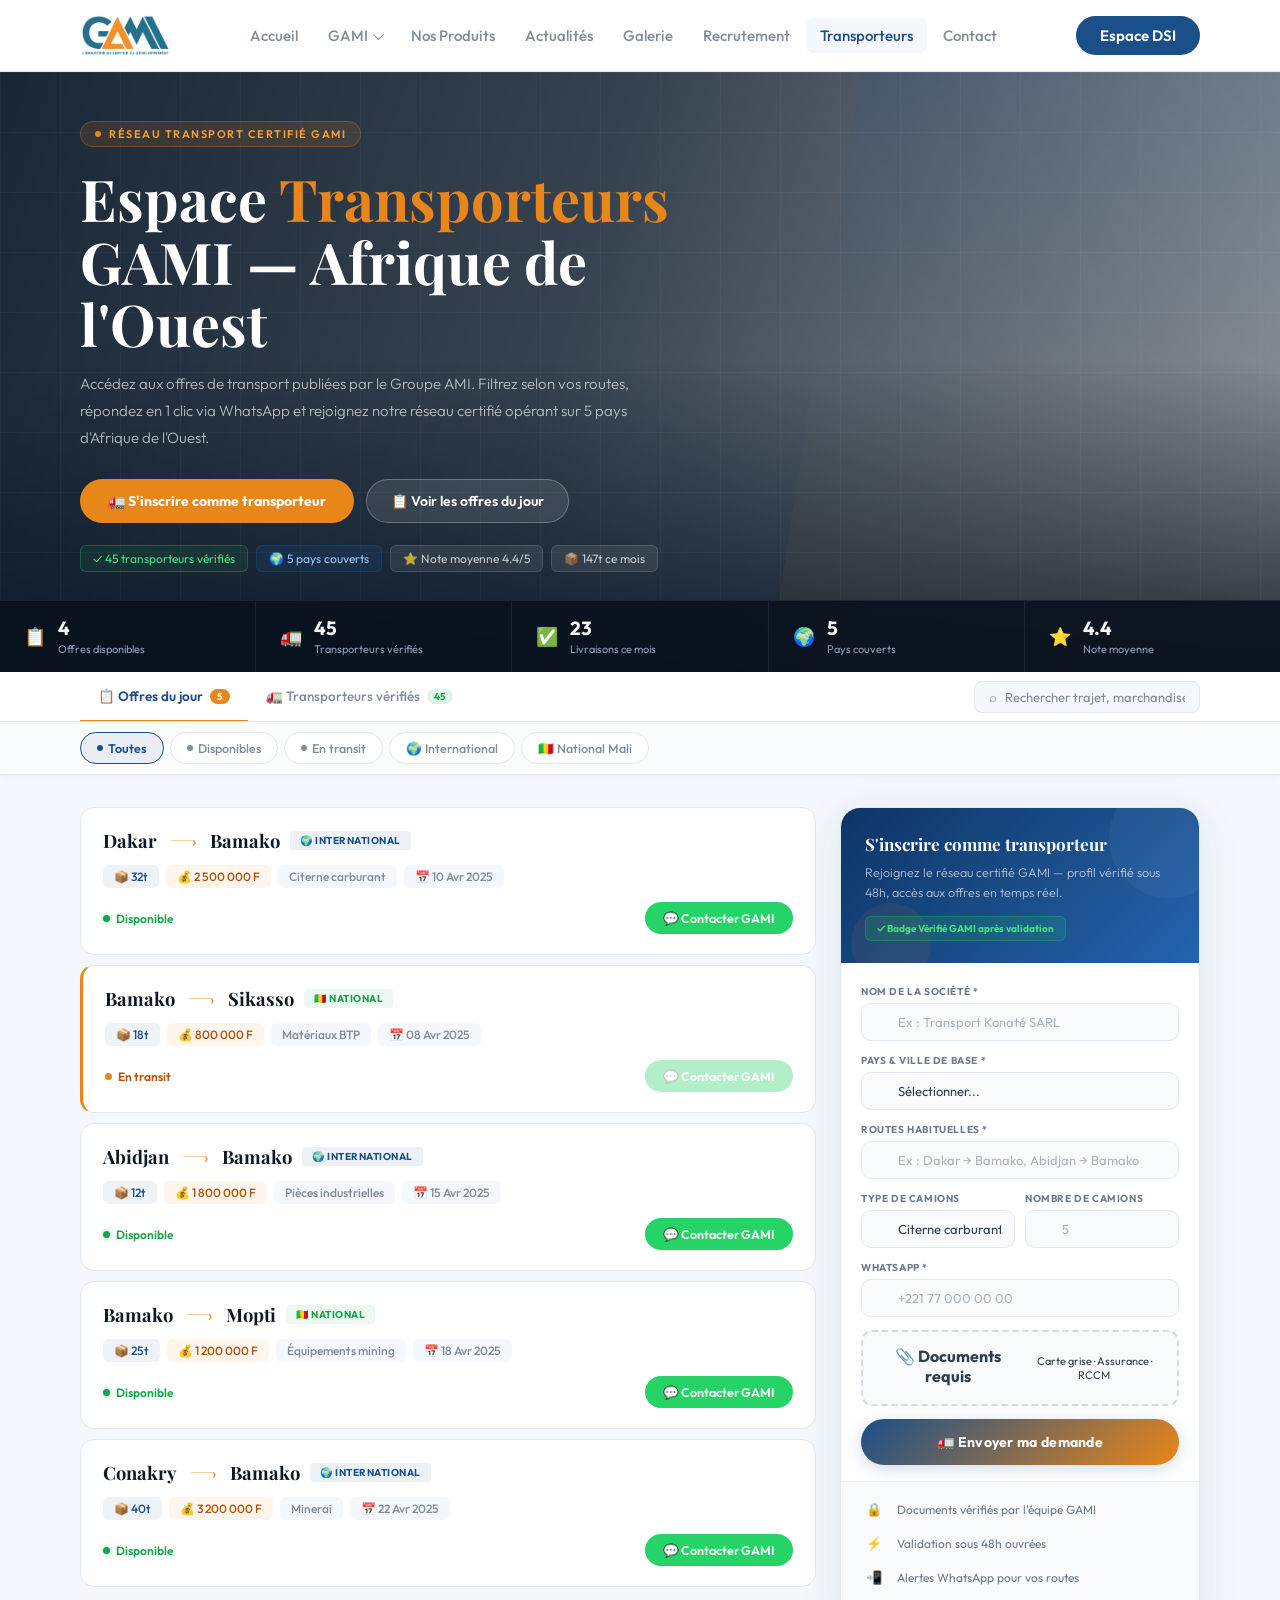
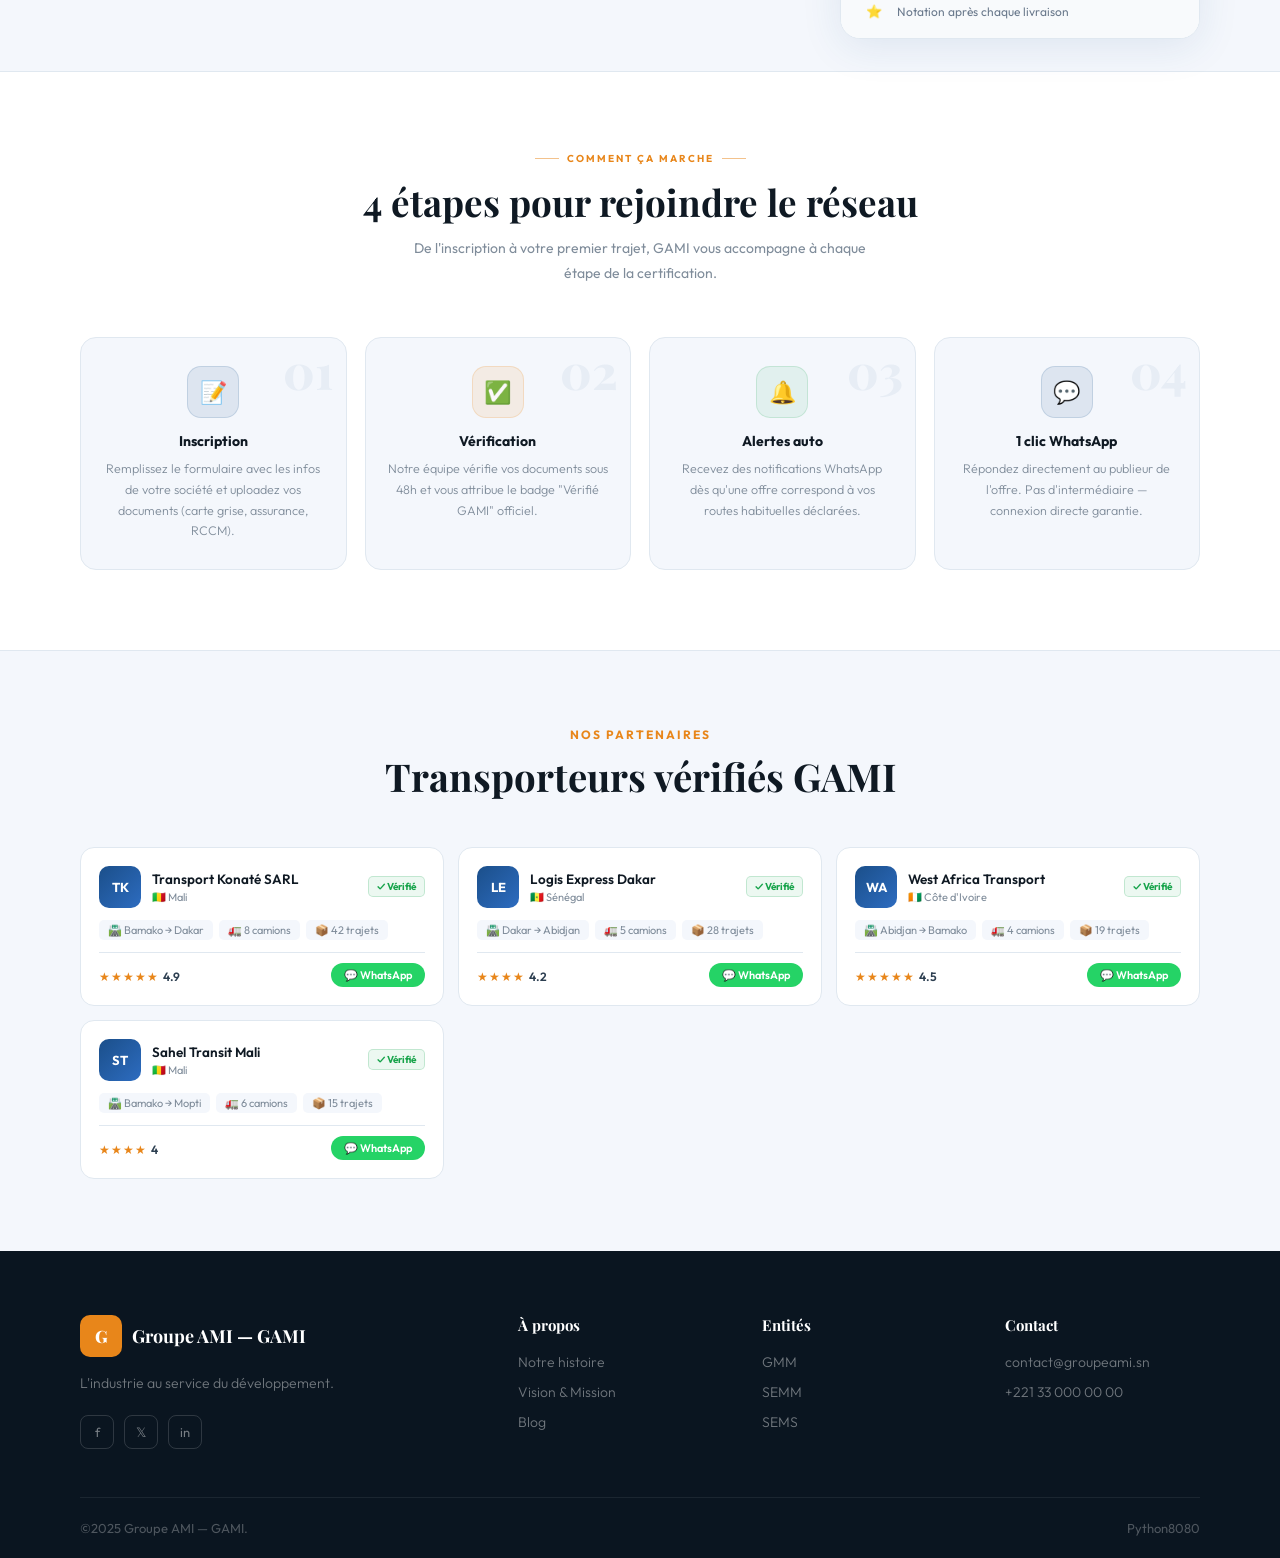
<file: transporteurs.html>
<!DOCTYPE html>
<html lang="fr">
<head>
<meta charset="UTF-8"/>
<meta name="viewport" content="width=device-width,initial-scale=1.0"/>
<title>GAMI — Espace Transporteurs</title>
<link href="https://fonts.googleapis.com/css2?family=Playfair+Display:wght@700;800&family=Outfit:wght@300;400;500;600;700&display=swap" rel="stylesheet"/>
<link rel="stylesheet" href="shared.css"/>
<style>
/* ══ HERO ══ */
.hero{position:relative;z-index:150;height:600px;overflow:hidden;margin-top:72px;}
.hero-bg{position:absolute;inset:0;background:url('https://plus.unsplash.com/premium_photo-1661963219843-f1a50a6cfcd3?q=80&w=1170&auto=format&fit=crop&ixlib=rb-4.1.0&ixid=M3wxMjA3fDB8MHxwaG90by1wYWdlfHx8fGVufDB8fHx8fA%3D%3D') center/cover no-repeat;transform:scale(1.06);transition:transform 9s ease;}
.hero:hover .hero-bg{transform:scale(1)}
.hero-ov1{position:absolute;inset:0;background:linear-gradient(108deg,rgba(11,25,41,.94) 0%,rgba(11,25,41,.82) 44%,rgba(11,25,41,.45) 100%);}
.hero-ov2{position:absolute;inset:0;background:linear-gradient(to top,rgba(11,25,41,.92) 0%,transparent 52%);}
.hero-geo{position:absolute;right:0;top:0;bottom:0;width:40%;background:linear-gradient(180deg,rgba(27,79,138,.12) 0%,rgba(232,134,26,.06) 100%);clip-path:polygon(18% 0,100% 0,100% 100%,0 100%);pointer-events:none;}
.hero-grid{position:absolute;inset:0;background-image:linear-gradient(rgba(255,255,255,.03) 1px,transparent 1px),linear-gradient(90deg,rgba(255,255,255,.03) 1px,transparent 1px);background-size:60px 60px;pointer-events:none;}
.hero-inner{position:relative;height:100%;display:flex;flex-direction:column;justify-content:flex-end;padding:0 80px 100px;max-width:820px;}
.hero-eyebrow{display:inline-flex;align-items:center;gap:8px;background:rgba(232,134,26,.12);border:1px solid rgba(232,134,26,.3);border-radius:20px;padding:5px 14px;font-size:11px;font-weight:600;letter-spacing:1.5px;color:#f5a030;text-transform:uppercase;margin-bottom:20px;width:fit-content;}
.hero-eyebrow-dot{width:6px;height:6px;background:#E8861A;border-radius:50%;animation:pulse 2s infinite}
@keyframes pulse{0%,100%{opacity:1}50%{opacity:.2}}
.hero h1{font-family:'Playfair Display',serif;font-size:clamp(2.2rem,4.5vw,3.8rem);color:#fff;line-height:1.08;margin-bottom:16px;}
.hero h1 em{color:#E8861A;font-style:normal}
.hero-desc{font-size:15px;color:rgba(255,255,255,.65);line-height:1.8;max-width:560px;margin-bottom:28px;font-weight:300;}
.hero-btns{display:flex;gap:12px;flex-wrap:wrap;align-items:center;margin-bottom:22px}
.hbtn-primary{display:inline-flex;align-items:center;gap:8px;background:#E8861A;color:#fff;border:none;padding:13px 28px;border-radius:50px;font-size:14px;font-weight:700;cursor:pointer;transition:.2s;font-family:'Outfit',sans-serif;}
.hbtn-primary:hover{background:#F5A030;transform:translateY(-1px);box-shadow:0 8px 28px rgba(232,134,26,.35)}
.hbtn-ghost{display:inline-flex;align-items:center;gap:8px;background:rgba(255,255,255,.1);color:#fff;border:1.5px solid rgba(255,255,255,.25);padding:12px 24px;border-radius:50px;font-size:14px;font-weight:600;cursor:pointer;transition:.2s;font-family:'Outfit',sans-serif;}
.hbtn-ghost:hover{background:rgba(255,255,255,.18)}
.hero-badges{display:flex;gap:8px;flex-wrap:wrap}
.hbadge{display:inline-flex;align-items:center;gap:6px;background:rgba(255,255,255,.08);border:1px solid rgba(255,255,255,.13);border-radius:6px;padding:5px 12px;font-size:12px;color:rgba(255,255,255,.72);}
.hbadge.green{border-color:rgba(34,197,94,.3);background:rgba(34,197,94,.09);color:#4ade80}
.hbadge.blue{border-color:rgba(27,79,138,.45);background:rgba(27,79,138,.2);color:#93c5fd}
.hero-stats{position:absolute;bottom:0;left:0;right:0;background:rgba(9,18,31,.9);backdrop-filter:blur(20px);border-top:1px solid rgba(255,255,255,.08);display:flex;}
.hs{flex:1;padding:16px 24px;border-right:1px solid rgba(255,255,255,.07);display:flex;align-items:center;gap:12px}
.hs:last-child{border-right:none}
.hs-ic{font-size:18px}
.hs-v{font-size:19px;font-weight:700;color:#fff;line-height:1.2}
.hs-l{font-size:11px;color:#8b9eb8;margin-top:2px}

/* ══ TABS ══ */
.tabs-bar-outer{background:#fff;border-bottom:1px solid var(--border);position:sticky;top:72px;z-index:100;box-shadow:0 2px 8px rgba(0,0,0,.04);transition:transform .3s ease;}
.tabs-bar{display:flex;align-items:center;gap:0;padding:0 80px;overflow-x:auto;scrollbar-width:none}
.tabs-bar::-webkit-scrollbar{display:none}
.tab{display:flex;align-items:center;gap:7px;padding:15px 18px;font-size:13.5px;font-weight:500;color:var(--muted);cursor:pointer;transition:.15s;border-bottom:2px solid transparent;margin-bottom:-1px;background:none;border-top:none;border-left:none;border-right:none;font-family:'Outfit',sans-serif;}
.tab:hover{color:var(--text)}
.tab.active{color:var(--blue);border-bottom-color:var(--orange);font-weight:600}
.tab-badge{font-size:10px;font-weight:700;padding:1px 7px;border-radius:10px;background:rgba(27,79,138,.12);color:var(--blue);}
.tab.active .tab-badge{background:var(--orange);color:#fff}
.tab-spacer{flex:1}
.tab-searchbox{display:flex;align-items:center;gap:8px;background:var(--light);border:1.5px solid var(--border);border-radius:8px;padding:7px 14px;margin:8px 0;transition:.15s;}
.tab-searchbox:focus-within{border-color:var(--blue)}
.tab-searchbox input{background:none;border:none;outline:none;font-size:13px;color:var(--text);width:180px;font-family:'Outfit',sans-serif;}
.tab-searchbox input::placeholder{color:var(--muted)}

/* ══ LAYOUT ══ */
.page-wrap{display:grid;grid-template-columns:1fr 360px;gap:24px;padding:32px 80px;max-width:1440px;margin:0 auto;align-items:start;background:var(--light);}

/* ══ CHIPS ══ */
.chips-bar{display:flex;gap:6px;padding:10px 80px;border-top:1px solid var(--border);overflow-x:auto;scrollbar-width:none;background:#fafbfc;transition:max-height .28s ease,padding .28s ease,opacity .22s ease,border-color .22s ease;}
.chips-bar::-webkit-scrollbar{display:none}
.chips-toggle{display:none}
.chips{display:flex;gap:6px;flex-wrap:wrap;margin-bottom:16px}
.chip{display:inline-flex;align-items:center;gap:5px;padding:7px 16px;border-radius:20px;font-size:12.5px;font-weight:500;cursor:pointer;transition:.15s;border:1.5px solid var(--border);color:var(--muted);background:#fff;font-family:'Outfit',sans-serif;}
.chip:hover{border-color:var(--blue);color:var(--blue)}
.chip.active{background:rgba(27,79,138,.07);border-color:var(--blue);color:var(--blue);font-weight:600}
.chip.green.active{background:rgba(22,163,74,.07);border-color:rgba(22,163,74,.35);color:#16a34a}
.chip.orange.active{background:rgba(232,134,26,.08);border-color:rgba(232,134,26,.35);color:#b45309}
.chip-dot{width:6px;height:6px;border-radius:50%;background:currentColor;flex-shrink:0}

/* ══ OFFER CARDS ══ */
.offers-list{display:flex;flex-direction:column;gap:10px}
.offer-card{background:#fff;border:1.5px solid var(--border);border-radius:14px;padding:20px 22px;cursor:pointer;transition:.22s;position:relative;overflow:hidden;}
.offer-card::before{content:'';position:absolute;top:0;left:0;right:0;height:3px;opacity:0;transition:.2s;background:linear-gradient(90deg,var(--blue),var(--blue2))}
.offer-card:hover{border-color:var(--blue2);transform:translateY(-2px);box-shadow:0 10px 32px rgba(27,79,138,.09)}
.offer-card:hover::before{opacity:1}
.offer-card.open:hover::before{background:linear-gradient(90deg,#16a34a,#22c55e)}
.offer-card.transit{border-left:3px solid var(--orange)}
.oc-route{display:flex;align-items:center;gap:10px;margin-bottom:12px;flex-wrap:wrap}
.oc-city{font-family:'Playfair Display',serif;font-size:1.15rem;font-weight:700;color:var(--dark)}
.oc-arr{display:flex;align-items:center;color:var(--orange);padding:0 4px}
.oc-arr-dash{width:24px;height:1px;background:rgba(232,134,26,.4)}
.oc-arr-head{font-size:16px;margin-left:-3px}
.oc-type{font-size:10px;font-weight:700;padding:3px 10px;border-radius:4px;letter-spacing:.5px;text-transform:uppercase}
.oc-type.int{background:rgba(27,79,138,.08);color:var(--blue)}
.oc-type.nat{background:rgba(22,163,74,.08);color:#16a34a}
.oc-tags{display:flex;gap:7px;flex-wrap:wrap;margin-bottom:14px}
.oc-tag{font-size:12px;padding:4px 11px;border-radius:6px;font-weight:500;display:flex;align-items:center;gap:4px}
.oc-tag.ton{background:rgba(27,79,138,.07);color:var(--blue)}
.oc-tag.bdg{background:rgba(232,134,26,.08);color:#b45309}
.oc-tag.mrc{background:var(--light);color:var(--muted)}
.oc-tag.dat{background:var(--light);color:var(--muted)}
.oc-foot{display:flex;align-items:center;justify-content:space-between;flex-wrap:wrap;gap:8px}
.oc-status{display:inline-flex;align-items:center;gap:6px;font-size:12px;font-weight:600}
.sdot{width:7px;height:7px;border-radius:50%;flex-shrink:0}
.st-open{color:#16a34a}.st-open .sdot{background:#16a34a;box-shadow:0 0 6px rgba(22,163,74,.4)}
.st-transit{color:#b45309}.st-transit .sdot{background:#E8861A}
.st-done{color:var(--muted)}.st-done .sdot{background:var(--muted)}
.wa-btn{display:inline-flex;align-items:center;gap:7px;background:#25D366;color:#fff;border:none;padding:8px 18px;border-radius:50px;font-size:12.5px;font-weight:600;cursor:pointer;transition:.15s;font-family:'Outfit',sans-serif;}
.wa-btn:hover{background:#20b95a;transform:translateY(-1px);box-shadow:0 6px 18px rgba(37,211,102,.2)}
.wa-btn:disabled{opacity:.35;cursor:not-allowed;transform:none;box-shadow:none}
.empty{text-align:center;padding:56px 24px;background:#fff;border:1.5px solid var(--border);border-radius:14px}
.empty-ic{font-size:44px;margin-bottom:12px;opacity:.4}
.empty-t{font-size:15px;font-weight:600;color:var(--dark);margin-bottom:6px}
.empty-s{font-size:13px;color:var(--muted)}

/* ══ HEATMAP ══ */
.hm-card{background:#fff;border:1.5px solid var(--border);border-radius:14px;padding:22px;margin-bottom:14px}
.hm-hdr{display:flex;align-items:center;justify-content:space-between;margin-bottom:14px;flex-wrap:wrap;gap:8px}
.hm-title{font-size:14px;font-weight:600;color:var(--dark)}
.hm-legend{display:flex;gap:14px;flex-wrap:wrap}
.hm-leg{display:flex;align-items:center;gap:5px;font-size:11px;color:var(--muted)}
.hm-leg-d{width:8px;height:8px;border-radius:50%}
.hm-grid{display:flex;flex-direction:column;gap:5px}
.hm-row{display:flex;align-items:center;gap:5px}
.hm-rl{width:96px;font-size:11px;color:var(--muted);text-align:right;padding-right:8px;flex-shrink:0;overflow:hidden;text-overflow:ellipsis;white-space:nowrap}
.hm-cells{display:flex;gap:5px;flex:1}
.hm-cell{flex:1;height:38px;border-radius:8px;display:flex;align-items:center;justify-content:center;font-size:11px;font-weight:700;cursor:pointer;transition:.15s;position:relative;min-width:40px;border:1px solid transparent;}
.hm-cell:hover{transform:scale(1.1);z-index:2}
.hm-cell.low{background:rgba(22,163,74,.1);color:#16a34a;border-color:rgba(22,163,74,.15)}
.hm-cell.med{background:rgba(245,158,11,.09);color:#b45309;border-color:rgba(245,158,11,.15)}
.hm-cell.hi{background:rgba(232,134,26,.1);color:#c2620d;border-color:rgba(232,134,26,.15)}
.hm-cell.over{background:rgba(239,68,68,.09);color:#dc2626;border-color:rgba(239,68,68,.15)}
.hm-tip{position:absolute;bottom:calc(100%+6px);left:50%;transform:translateX(-50%);background:var(--dark);border:1px solid rgba(255,255,255,.1);color:#fff;font-size:11px;padding:5px 10px;border-radius:6px;white-space:nowrap;pointer-events:none;opacity:0;transition:.15s;z-index:100;}
.hm-cell:hover .hm-tip{opacity:1}
.hm-week-lbl{flex:1;text-align:center;font-size:10px;color:var(--muted);font-weight:500;min-width:40px;padding-bottom:4px}

/* ══ SIDEBAR FORM ══ */
.reg-card{background:#fff;border:1.5px solid var(--border);border-radius:20px;overflow:hidden;position:sticky;top:180px;z-index:10;box-shadow:0 8px 40px rgba(27,79,138,.10);}
.reg-hdr{padding:26px 24px 22px;background:linear-gradient(135deg,#0d3468 0%,#1B4F8A 55%,#2563b0 100%);position:relative;overflow:hidden;}
.reg-hdr::before{content:'';position:absolute;top:-30px;right:-30px;width:120px;height:120px;border-radius:50%;background:rgba(255,255,255,.04);}
.reg-hdr::after{content:'';position:absolute;bottom:-20px;left:10px;width:80px;height:80px;border-radius:50%;background:rgba(232,134,26,.08);}
.reg-hdr-eyebrow{display:inline-flex;align-items:center;gap:6px;background:rgba(232,134,26,.18);border:1px solid rgba(232,134,26,.35);border-radius:20px;padding:3px 11px;font-size:9.5px;font-weight:700;letter-spacing:1.2px;color:#f5a030;text-transform:uppercase;margin-bottom:12px;}
.reg-hdr-title{font-size:17px;font-weight:700;color:#fff;margin-bottom:7px;font-family:'Playfair Display',serif;line-height:1.25}
.reg-hdr-sub{font-size:12.5px;color:rgba(255,255,255,.68);line-height:1.6;font-weight:300}
.reg-verified-badge{display:inline-flex;align-items:center;gap:6px;background:rgba(34,197,94,.15);border:1px solid rgba(34,197,94,.3);border-radius:6px;padding:5px 11px;font-size:10px;font-weight:700;color:#4ade80;margin-top:14px;position:relative;z-index:1;}
.reg-body{padding:22px 20px 16px;display:flex;flex-direction:column;gap:13px}
.rg{display:flex;flex-direction:column;gap:5px}
.rg label{font-size:10px;font-weight:700;color:#6b7a8d;letter-spacing:.6px;text-transform:uppercase;font-family:'Outfit',sans-serif;display:flex;align-items:center;gap:5px}
.rg label span.req{color:#E8861A}
.rg-wrap{position:relative}
.rg-icon{position:absolute;left:11px;top:50%;transform:translateY(-50%);font-size:14px;pointer-events:none;opacity:.55}
.rg input,.rg select{width:100%;box-sizing:border-box;background:#f8fafc;border:1.5px solid #e2e8f0;border-radius:10px;padding:10px 13px 10px 36px;font-size:13px;color:var(--text);transition:.18s;font-family:'Outfit',sans-serif;appearance:none;-webkit-appearance:none;}
.rg input.no-icon,.rg select.no-icon{padding-left:13px}
.rg input:focus,.rg select:focus{outline:none;border-color:var(--blue);box-shadow:0 0 0 3px rgba(27,79,138,.09);background:#fff}
.rg input::placeholder{color:#aab4c0}
.rg-row{display:grid;grid-template-columns:1fr 1fr;gap:10px}
.rg-divider{height:1px;background:linear-gradient(90deg,transparent,#e2e8f0,transparent);margin:2px 0}
.file-drop-area{border:2px dashed #d0dae8;border-radius:11px;padding:14px 16px;text-align:center;cursor:pointer;transition:.18s;background:#f8fafc;display:flex;align-items:center;justify-content:center;gap:10px;}
.file-drop-area:hover{border-color:var(--blue);background:rgba(27,79,138,.04)}
.fda-ic{font-size:22px;flex-shrink:0}
.fda-text{text-align:left}
.fda-text strong{font-size:12.5px;font-weight:700;color:var(--dark);display:block;margin-bottom:2px}
.fda-text span{font-size:11px;color:#8b9eb8}
.fda-tags{display:flex;gap:5px;margin-top:5px;flex-wrap:wrap}
.fda-tag{background:rgba(232,134,26,.1);color:#c2620d;border:1px solid rgba(232,134,26,.2);border-radius:4px;padding:2px 7px;font-size:10px;font-weight:600}
.submit-reg-btn{width:100%;background:linear-gradient(135deg,#1B4F8A 0%,#E8861A 100%);color:#fff;border:none;padding:14px;border-radius:50px;font-size:14px;font-weight:700;cursor:pointer;transition:.22s;display:flex;align-items:center;justify-content:center;gap:9px;font-family:'Outfit',sans-serif;letter-spacing:.3px;box-shadow:0 4px 18px rgba(27,79,138,.2);}
.submit-reg-btn:hover{background:linear-gradient(135deg,#E8861A 0%,#f5a030 100%);transform:translateY(-2px);box-shadow:0 10px 28px rgba(232,134,26,.3)}
.trust-list{padding:14px 20px;border-top:1px solid #eef0f5;display:flex;flex-direction:column;gap:8px;background:#f8fafc}
.trust-row{display:flex;align-items:center;gap:10px;font-size:12px;color:#6b7a8d}
.trust-ic{width:26px;height:26px;border-radius:7px;display:flex;align-items:center;justify-content:center;font-size:13px;flex-shrink:0}
.trust-ic.lock{background:rgba(27,79,138,.09)}
.trust-ic.bolt{background:rgba(34,197,94,.1)}
.trust-ic.phone{background:rgba(37,211,102,.1)}
.trust-ic.star{background:rgba(232,134,26,.1)}

/* ══ HOW IT WORKS ══ */
.hiw{padding:80px;background:#fff;border-top:1px solid var(--border)}
.hiw-hdr{text-align:center;margin-bottom:52px}
.hiw-tag{font-size:10px;font-weight:700;letter-spacing:2px;text-transform:uppercase;color:var(--orange);display:flex;align-items:center;justify-content:center;gap:8px;margin-bottom:12px;}
.hiw-tag::before,.hiw-tag::after{content:'';width:24px;height:1px;background:var(--orange);opacity:.5}
.hiw-h{font-family:'Playfair Display',serif;font-size:clamp(1.6rem,3vw,2.3rem);color:var(--dark);margin-bottom:10px}
.hiw-s{font-size:14px;color:var(--muted);max-width:460px;margin:0 auto;line-height:1.75}
.hiw-grid{display:grid;grid-template-columns:repeat(4,1fr);gap:18px;max-width:1280px;margin:0 auto}
.hiw-step{background:var(--light);border:1.5px solid var(--border);border-radius:16px;padding:28px 22px;text-align:center;transition:.22s;position:relative;overflow:hidden;}
.hiw-step:hover{border-color:var(--blue);transform:translateY(-4px);box-shadow:0 12px 32px rgba(27,79,138,.08)}
.hiw-n{font-family:'Playfair Display',serif;font-size:3rem;font-weight:800;color:rgba(27,79,138,.06);line-height:1;position:absolute;top:8px;right:12px;}
.hiw-ic{width:52px;height:52px;border-radius:14px;display:flex;align-items:center;justify-content:center;font-size:22px;margin:0 auto 14px;}
.hiw-ic.b{background:rgba(27,79,138,.1);border:1.5px solid rgba(27,79,138,.15)}
.hiw-ic.o{background:rgba(232,134,26,.1);border:1.5px solid rgba(232,134,26,.18)}
.hiw-ic.g{background:rgba(22,163,74,.08);border:1.5px solid rgba(22,163,74,.15)}
.hiw-step h3{font-size:14px;font-weight:700;color:var(--dark);margin-bottom:8px;font-family:'Outfit',sans-serif}
.hiw-step p{font-size:12.5px;color:var(--muted);line-height:1.65;font-weight:300}

/* ══ TRANSPORTEURS SECTION ══ */
.vtrans-section{padding:72px 80px;background:var(--light);border-top:1px solid var(--border)}
.vsec-label{font-size:11px;font-weight:700;letter-spacing:1px;text-transform:uppercase;color:var(--muted);margin-bottom:24px;display:flex;align-items:center;gap:8px;}
.vsec-label::after{content:'';flex:1;height:1px;background:var(--border)}
.vtrans-grid{display:grid;grid-template-columns:repeat(auto-fill,minmax(280px,1fr));gap:14px}
.vtcard{background:#fff;border:1.5px solid var(--border);border-radius:14px;padding:18px;transition:.22s;cursor:pointer;display:flex;flex-direction:column;gap:12px;}
.vtcard:hover{border-color:var(--blue2);transform:translateY(-3px);box-shadow:0 12px 32px rgba(27,79,138,.08)}
.vtc-top{display:flex;align-items:center;gap:11px}
.vtc-av{width:42px;height:42px;border-radius:10px;flex-shrink:0;background:linear-gradient(135deg,var(--blue),var(--blue2));display:flex;align-items:center;justify-content:center;font-weight:700;font-size:13px;color:#fff;}
.vtc-name{font-size:13.5px;font-weight:600;color:var(--dark)}
.vtc-loc{font-size:11px;color:var(--muted);margin-top:2px}
.vtc-vbadge{margin-left:auto;flex-shrink:0;background:rgba(22,163,74,.08);border:1px solid rgba(22,163,74,.2);border-radius:5px;padding:3px 8px;font-size:10px;font-weight:700;color:#16a34a;}
.vtc-tags{display:flex;gap:6px;flex-wrap:wrap}
.vtc-tag{font-size:11px;padding:3px 9px;border-radius:5px;background:var(--light);color:var(--muted)}
.vtc-footer{display:flex;align-items:center;justify-content:space-between;padding-top:10px;border-top:1px solid var(--border)}
.vtc-stars{color:var(--orange);font-size:12px;letter-spacing:1px}
.vtc-rating{font-size:12px;font-weight:600;color:var(--text);margin-left:4px}
.vtc-wa{background:#25D366;color:#fff;border:none;padding:5px 13px;border-radius:20px;font-size:11px;font-weight:600;cursor:pointer;transition:.15s;font-family:'Outfit',sans-serif;}
.vtc-wa:hover{background:#20b95a;transform:translateY(-1px)}

/* ══ TOAST ══ */
.toast-wrap{position:fixed;bottom:24px;right:24px;z-index:999;display:flex;flex-direction:column;gap:8px}
.t-toast{display:flex;align-items:center;gap:10px;background:#fff;border:1.5px solid var(--border);border-radius:12px;padding:12px 18px;font-size:13px;font-weight:500;color:var(--text);box-shadow:0 8px 32px rgba(0,0,0,.12);animation:tIn .25s ease;min-width:240px;max-width:340px;border-left:3px solid var(--blue);font-family:'Outfit',sans-serif;}
.t-toast.success{border-left-color:#16a34a}
.t-toast.warning{border-left-color:var(--orange)}
.t-toast.error{border-left-color:#dc2626}
@keyframes tIn{from{opacity:0;transform:translateX(20px)}to{opacity:1;transform:translateX(0)}}
.toast-icon{font-size:16px;flex-shrink:0}

@media(max-width:1100px){.page-wrap{grid-template-columns:1fr}.reg-card{position:relative;top:auto}}
@media(max-width:768px){.hero-inner,.hiw,.vtrans-section{padding-left:24px;padding-right:24px}.page-wrap{padding:16px 20px}.tabs-bar{padding:0 12px}.chips-bar{padding:8px 12px}.hiw-grid{grid-template-columns:1fr 1fr}.hs{padding:12px 14px}}
@media(max-width:480px){.hiw-grid{grid-template-columns:1fr}}

/* ── TRANSPORTEURS RESPONSIVE ── */
@media(max-width:1100px){
  .page-wrap{grid-template-columns:1fr !important;padding:24px 32px}
  .reg-card{position:relative;top:auto}
}
@media(max-width:900px){

  .tabs-bar{padding:0 16px !important}
  .tabs-bar .tab{white-space:nowrap}
  .hero-inner{padding:0 24px 88px !important}
  .hero-stats .hs{padding:12px 16px}
  .page-wrap{padding:16px 20px !important}
  .hiw{padding:64px 24px !important}
  .hiw-grid{grid-template-columns:1fr 1fr}
  .vtrans-section{padding:56px 24px !important}
}
@media(max-width:900px){
  .tabs-bar-outer.tabs-hidden{transform:translateY(-100%)}
}
@media(max-width:640px){
  body{padding-top:64px}
  .tabs-bar-outer{top:64px;}
  .hero{display:none !important}
  .tabs-bar{padding:0 !important;overflow-x:visible !important}
  .tabs-bar .tab{flex:1;justify-content:center;font-size:12px;padding:13px 8px;gap:4px;white-space:nowrap}
  .tab-spacer{display:none}
  .tab-searchbox{display:none !important}
  .chips-bar{padding:8px 12px;flex-wrap:nowrap;max-height:56px;overflow:hidden;opacity:1}
  .chips-bar.chips-retracted{max-height:0 !important;padding-top:0 !important;padding-bottom:0 !important;border-top-color:transparent;opacity:0}
  .chips-bar .chip{flex-shrink:0;white-space:nowrap;font-size:12px;padding:6px 11px}
  .chips-toggle{display:flex;align-items:center;justify-content:center;width:100%;height:20px;background:#fafbfc;border:none;border-top:1px solid var(--border);cursor:pointer;outline:none;padding:0;color:var(--muted);transition:background .15s,border-color .22s}
  .chips-toggle:active{background:#eef0f4}
  .chips-toggle svg{transition:transform .28s ease}
  .chips-toggle.retracted svg{transform:rotate(180deg)}
  .chips-toggle.retracted{border-top-color:transparent}
  .page-wrap{padding:20px 14px 12px !important}
  .hiw{padding:48px 18px !important}
  .hiw-grid{grid-template-columns:1fr}
  .vtrans-section{padding:44px 18px !important}
  .vtrans-grid{grid-template-columns:1fr}
  .chips{gap:5px}
  .chip{font-size:12px;padding:6px 12px}
  .oc-route{gap:6px}
  .oc-city{font-size:1rem}
  .offer-card{padding:16px 16px}
  .hm-grid .hm-rl{width:72px;font-size:10px}
  .hm-cell{height:32px;font-size:10px}
  .reg-card .reg-body{padding:16px}
  .rg-row{grid-template-columns:1fr !important}
}
@media(max-width:400px){
  .hero-stats .hs{flex:1 1 100%;border-right:none}
  .hiw-grid{grid-template-columns:1fr}
}
</style>
</head>
<body>

<div class="toast-wrap" id="tw"></div>

<!-- NAV — identique à contact.html -->
<nav id="nav">
  <div class="nav-logo"><a href="index.html" title="Accueil"><img src="./images/logo_GAMI.png" alt="Groupe AMI — GAMI" class="nav-logo-img"/></a></div>
    <div class="nav-links">
    <a class="nl" href="index.html">Accueil</a>
    <div class="nav-dropdown">
      <a class="nl" href="gami.html">GAMI</a>
      <div class="nav-drop-menu">
        <a class="ndm-item" href="gami.html#groupe"><div class="ndm-badge" style="background:#EBF3FF;color:#1B4F8A;font-weight:800">G</div><span>Le Groupe</span></a>
        <a class="ndm-item" href="gami.html#filiales"><div class="ndm-badge" style="background:#E8F7EF;color:#1A8060;font-weight:800">F</div><span>Filiales</span></a>
        <a class="ndm-item" href="gami.html#vision"><div class="ndm-badge" style="background:#EBF3FF;color:#1B4F8A;font-weight:800">V</div><span>Vision</span></a>
      </div>
    </div>
    <a class="nl" href="nos-produits.html">Nos Produits</a>
    <a class="nl" href="actualites.html">Actualités</a>
    <a class="nl" href="galerie.html">Galerie</a>
    <a class="nl" href="recrutement.html">Recrutement</a>
    <a class="nl" href="transporteurs.html">Transporteurs</a>
    <a class="nl" href="contact.html">Contact</a>
  </div>
  <a class="nav-cta" href="backoffice.html">Espace DSI</a>
</nav>

<!-- ══ HERO ══ -->
<section class="hero">
  <div class="hero-bg"></div>
  <div class="hero-ov1"></div>
  <div class="hero-ov2"></div>
  <div class="hero-geo"></div>
  <div class="hero-grid"></div>
  <div class="hero-inner">
    <div class="hero-eyebrow"><span class="hero-eyebrow-dot"></span>Réseau transport certifié GAMI</div>
    <h1>Espace <em>Transporteurs</em><br>GAMI — Afrique de l'Ouest</h1>
    <p class="hero-desc">Accédez aux offres de transport publiées par le Groupe AMI. Filtrez selon vos routes, répondez en 1 clic via WhatsApp et rejoignez notre réseau certifié opérant sur 5 pays d'Afrique de l'Ouest.</p>
    <div class="hero-btns">
      <button class="hbtn-primary" onclick="scrollToReg()">🚛 S'inscrire comme transporteur</button>
      <button class="hbtn-ghost" onclick="scrollToOffers()">📋 Voir les offres du jour</button>
    </div>
    <div class="hero-badges">
      <span class="hbadge green">✓ 45 transporteurs vérifiés</span>
      <span class="hbadge blue">🌍 5 pays couverts</span>
      <span class="hbadge">⭐ Note moyenne 4.4/5</span>
      <span class="hbadge">📦 147t ce mois</span>
    </div>
  </div>
  <div class="hero-stats">
    <div class="hs"><span class="hs-ic">📋</span><div><div class="hs-v" id="hs-offers">5</div><div class="hs-l">Offres disponibles</div></div></div>
    <div class="hs"><span class="hs-ic">🚛</span><div><div class="hs-v">45</div><div class="hs-l">Transporteurs vérifiés</div></div></div>
    <div class="hs"><span class="hs-ic">✅</span><div><div class="hs-v">23</div><div class="hs-l">Livraisons ce mois</div></div></div>
    <div class="hs"><span class="hs-ic">🌍</span><div><div class="hs-v">5</div><div class="hs-l">Pays couverts</div></div></div>
    <div class="hs"><span class="hs-ic">⭐</span><div><div class="hs-v">4.4</div><div class="hs-l">Note moyenne</div></div></div>
  </div>
</section>

<!-- ══ TABS ══ -->
<div class="tabs-bar-outer">
  <div class="tabs-bar">
    <button class="tab active" onclick="swTab(this,'t-offers')">📋 Offres du jour <span class="tab-badge" id="tb-count">5</span></button>
    <button class="tab" onclick="swTab(this,'t-trans')">🚛 Transporteurs vérifiés <span class="tab-badge" style="background:rgba(22,163,74,.12);color:#16a34a">45</span></button>
    <div class="tab-spacer"></div>
    <div class="tab-searchbox">
      <span style="color:var(--muted);font-size:13px">⌕</span>
      <input placeholder="Rechercher trajet, marchandise..." id="gf" oninput="gFilter(this.value)"/>
    </div>
  </div>
  <div class="chips-bar" id="chips-offers">
    <button class="chip active" onclick="fOffer('all',this)"><span class="chip-dot"></span>Toutes</button>
    <button class="chip green" onclick="fOffer('open',this)"><span class="chip-dot"></span>Disponibles</button>
    <button class="chip orange" onclick="fOffer('transit',this)"><span class="chip-dot"></span>En transit</button>
    <button class="chip" onclick="fOffer('int',this)">🌍 International</button>
    <button class="chip" onclick="fOffer('nat',this)">🇲🇱 National Mali</button>
  </div>
  <div class="chips-bar" id="chips-trans" style="display:none">
    <button class="chip active" onclick="fTrans('all',this)">Tous</button>
    <button class="chip" onclick="fTrans('sn',this)">🇸🇳 Sénégal</button>
    <button class="chip" onclick="fTrans('ml',this)">🇲🇱 Mali</button>
    <button class="chip" onclick="fTrans('gn',this)">🇬🇳 Guinée</button>
    <button class="chip" onclick="fTrans('ci',this)">🇨🇮 Côte d'Ivoire</button>
  </div>
  <button class="chips-toggle" id="chips-toggle" onclick="toggleChips()" aria-label="Masquer les filtres">
    <svg viewBox="0 0 24 24" width="14" height="14" fill="none" stroke="currentColor" stroke-width="2.5"><polyline points="18 15 12 9 6 15"/></svg>
  </button>
</div>

<!-- ══ PAGE WRAP ══ -->
<div class="page-wrap" id="page-wrap">
  <div>
    <!-- TAB: OFFRES -->
    <div id="t-offers">
      <div class="offers-list" id="offers-list"></div>
    </div>

    <!-- ══ TAB: HEATMAP ══ -->
    <div id="t-heatmap" style="display:none">
      <div class="hm-card">
        <div class="hm-hdr">
          <div class="hm-title">Utilisation du réseau — Routes actives</div>
          <div class="hm-legend">
            <div class="hm-leg"><div class="hm-leg-d" style="background:#16a34a"></div>Faible</div>
            <div class="hm-leg"><div class="hm-leg-d" style="background:#b45309"></div>Optimal</div>
            <div class="hm-leg"><div class="hm-leg-d" style="background:#c2620d"></div>Élevé</div>
            <div class="hm-leg"><div class="hm-leg-d" style="background:#dc2626"></div>Saturé</div>
          </div>
        </div>
        <div class="hm-grid" id="hm-grid"></div>
      </div>
      <div class="hm-card">
        <div class="hm-hdr"><div class="hm-title">Détail capacité par route</div></div>
        <div id="cap-table"></div>
      </div>
    </div>

    <!-- TAB: TRANSPORTEURS -->
    <div id="t-trans" style="display:none">
      <div class="vtrans-grid" id="tab-trans-grid"></div>
    </div>
  </div>

  <!-- RIGHT: FORM -->
  <div class="reg-card" id="reg-card">
    <div class="reg-hdr">
      <div class="reg-hdr-title">S'inscrire comme transporteur</div>
      <div class="reg-hdr-sub">Rejoignez le réseau certifié GAMI — profil vérifié sous 48h, accès aux offres en temps réel.</div>
      <div class="reg-verified-badge">✓ Badge Vérifié GAMI après validation</div>
    </div>
    <div class="reg-body">
      <div class="rg"><label>Nom de la société *</label><input id="fn" placeholder="Ex : Transport Konaté SARL"/></div>
      <div class="rg"><label>Pays & ville de base *</label>
        <select id="fc"><option value="">Sélectionner...</option><option>Sénégal — Dakar</option><option>Mali — Bamako</option><option>Côte d'Ivoire — Abidjan</option><option>Guinée — Conakry</option><option>Mauritanie — Nouakchott</option></select>
      </div>
      <div class="rg"><label>Routes habituelles *</label><input id="fr" placeholder="Ex : Dakar → Bamako, Abidjan → Bamako"/></div>
      <div class="rg-row">
        <div class="rg"><label>Type de camions</label>
          <select id="ft"><option>Citerne carburant</option><option>Plateau / Bâché</option><option>Frigorifique</option><option>Porte-char</option><option>Mixte</option></select>
        </div>
        <div class="rg"><label>Nombre de camions</label><input type="number" id="ff" placeholder="5" min="1"/></div>
      </div>
      <div class="rg"><label>WhatsApp *</label><input id="fw" placeholder="+221 77 000 00 00"/></div>
      <div class="file-drop-area" onclick="toast('Sélectionner les documents...','info')">
        <p style="margin-bottom:4px">📎 <strong>Documents requis</strong></p>
        <p style="font-size:11px">Carte grise · Assurance · RCCM</p>
      </div>
      <button class="submit-reg-btn" onclick="submitReg()">🚛 Envoyer ma demande</button>
    </div>
    <div class="trust-list">
      <div class="trust-row"><span class="trust-ic">🔒</span>Documents vérifiés par l'équipe GAMI</div>
      <div class="trust-row"><span class="trust-ic">⚡</span>Validation sous 48h ouvrées</div>
      <div class="trust-row"><span class="trust-ic">📲</span>Alertes WhatsApp pour vos routes</div>
      <div class="trust-row"><span class="trust-ic">⭐</span>Notation après chaque livraison</div>
    </div>
  </div>
</div>

<!-- ══ HOW IT WORKS ══ -->
<div class="hiw">
  <div class="hiw-hdr">
    <div class="hiw-tag">Comment ça marche</div>
    <h2 class="hiw-h">4 étapes pour rejoindre le réseau</h2>
    <p class="hiw-s">De l'inscription à votre premier trajet, GAMI vous accompagne à chaque étape de la certification.</p>
  </div>
  <div class="hiw-grid">
    <div class="hiw-step"><div class="hiw-n">01</div><div class="hiw-ic b">📝</div><h3>Inscription</h3><p>Remplissez le formulaire avec les infos de votre société et uploadez vos documents (carte grise, assurance, RCCM).</p></div>
    <div class="hiw-step"><div class="hiw-n">02</div><div class="hiw-ic o">✅</div><h3>Vérification</h3><p>Notre équipe vérifie vos documents sous 48h et vous attribue le badge "Vérifié GAMI" officiel.</p></div>
    <div class="hiw-step"><div class="hiw-n">03</div><div class="hiw-ic g">🔔</div><h3>Alertes auto</h3><p>Recevez des notifications WhatsApp dès qu'une offre correspond à vos routes habituelles déclarées.</p></div>
    <div class="hiw-step"><div class="hiw-n">04</div><div class="hiw-ic b">💬</div><h3>1 clic WhatsApp</h3><p>Répondez directement au publieur de l'offre. Pas d'intermédiaire — connexion directe garantie.</p></div>
  </div>
</div>

<!-- ══ TRANSPORTEURS VÉRIFIÉS ══ -->
<div class="vtrans-section">
  <div style="text-align:center;margin-bottom:48px"><span class="tag">NOS PARTENAIRES</span><h2 class="section-title" style="margin-top:10px">Transporteurs vérifiés GAMI</h2></div>
  <div class="vtrans-grid" id="pub-trans-grid"></div>
</div>

<footer class="site-footer">
  <div class="footer-top">
    <div class="f-brand"><div class="f-logo"><div class="logo-sq">G</div><span style="font-family:'Playfair Display',serif;font-weight:700;font-size:18px;color:#fff">Groupe AMI — GAMI</span></div><p>L'industrie au service du développement.</p><div class="f-socials"><div class="f-soc">f</div><div class="f-soc">𝕏</div><div class="f-soc">in</div></div></div>
    <div class="f-col"><h4>À propos</h4><ul><li><a href="groupe.html">Notre histoire</a></li><li><a href="groupe.html">Vision & Mission</a></li><li><a href="actualites.html">Blog</a></li></ul></div>
    <div class="f-col"><h4>Entités</h4><ul><li><a href="filiales.html">GMM</a></li><li><a href="filiales.html">SEMM</a></li><li><a href="filiales.html">SEMS</a></li></ul></div>
    <div class="f-col"><h4>Contact</h4><ul><li><a href="contact.html">contact@groupeami.sn</a></li><li><a href="#">+221 33 000 00 00</a></li></ul></div>
  </div>
  <div class="footer-bottom"><span>©2025 Groupe AMI — GAMI.</span><span>Python8080</span></div>
</footer>

<script src="shared.js"></script>
<script>
const OFFERS=[
  {id:1,from:'Dakar',to:'Bamako',merch:'Citerne carburant',tonnage:32,budget:'2 500 000',date:'10 Avr 2025',kind:'int',status:'open'},
  {id:2,from:'Bamako',to:'Sikasso',merch:'Matériaux BTP',tonnage:18,budget:'800 000',date:'08 Avr 2025',kind:'nat',status:'transit'},
  {id:3,from:'Abidjan',to:'Bamako',merch:'Pièces industrielles',tonnage:12,budget:'1 800 000',date:'15 Avr 2025',kind:'int',status:'open'},
  {id:4,from:'Bamako',to:'Mopti',merch:'Équipements mining',tonnage:25,budget:'1 200 000',date:'18 Avr 2025',kind:'nat',status:'open'},
  {id:5,from:'Conakry',to:'Bamako',merch:'Minerai',tonnage:40,budget:'3 200 000',date:'22 Avr 2025',kind:'int',status:'open'},
];
const TRANS=[
  {initials:'TK',name:'Transport Konaté SARL',country:'Mali',flag:'🇲🇱',code:'ml',routes:'Bamako → Dakar',fleet:8,rating:4.9,trips:42},
  {initials:'LE',name:'Logis Express Dakar',country:'Sénégal',flag:'🇸🇳',code:'sn',routes:'Dakar → Abidjan',fleet:5,rating:4.2,trips:28},
  {initials:'WA',name:'West Africa Transport',country:"Côte d'Ivoire",flag:'🇨🇮',code:'ci',routes:'Abidjan → Bamako',fleet:4,rating:4.5,trips:19},
  {initials:'ST',name:'Sahel Transit Mali',country:'Mali',flag:'🇲🇱',code:'ml',routes:'Bamako → Mopti',fleet:6,rating:4.0,trips:15},
  {initials:'AC',name:'Atlantic Cargo Sn',country:'Sénégal',flag:'🇸🇳',code:'sn',routes:'Dakar → Conakry',fleet:3,rating:4.3,trips:11},
  {initials:'GE',name:'Guinée Express',country:'Guinée',flag:'🇬🇳',code:'gn',routes:'Conakry → Bamako',fleet:4,rating:3.9,trips:8},
];
const HM={routes:['Dakar → Bamako','Bamako → Sikasso','Abidjan → Bamako','Bamako → Mopti','Conakry → Bamako'],weeks:['S15','S16','S17','S18','S19','S20','S21','S22'],vals:[[45,62,78,85,91,88,72,65],[23,28,35,42,38,30,25,28],[67,72,80,95,88,75,68,72],[18,22,30,28,35,40,25,20],[52,60,65,70,80,85,78,65]]};

(function init(){
  renderOffers();renderHeatmap();renderTabTrans(TRANS);renderPubTrans();
  const open=OFFERS.filter(o=>o.status==='open').length;
  document.getElementById('hs-offers').textContent=open;
  document.getElementById('tb-count').textContent=OFFERS.length;
})();

function sCls(s){return s==='open'?'st-open':s==='transit'?'st-transit':'st-done'}
function sLbl(s){return s==='open'?'Disponible':s==='transit'?'En transit':'Livré'}

function renderOffers(list){
  list=list||OFFERS;
  const c=document.getElementById('offers-list');
  if(!list.length){c.innerHTML='<div class="empty"><div class="empty-ic">📋</div><div class="empty-t">Aucune offre pour ce filtre</div><div class="empty-s">Essayez "Toutes" pour voir toutes les offres.</div></div>';return}
  c.innerHTML=list.map(o=>`
    <div class="offer-card ${o.status}" onclick="toast('${o.from} → ${o.to} · ${o.tonnage}t · ${o.budget} FCFA')">
      <div class="oc-route">
        <span class="oc-city">${o.from}</span>
        <span class="oc-arr"><span class="oc-arr-dash"></span><span class="oc-arr-head">›</span></span>
        <span class="oc-city">${o.to}</span>
        <span class="oc-type ${o.kind}">${o.kind==='int'?'🌍 International':'🇲🇱 National'}</span>
      </div>
      <div class="oc-tags">
        <span class="oc-tag ton">📦 ${o.tonnage}t</span>
        <span class="oc-tag bdg">💰 ${o.budget} F</span>
        <span class="oc-tag mrc">${o.merch}</span>
        <span class="oc-tag dat">📅 ${o.date}</span>
      </div>
      <div class="oc-foot">
        <div class="oc-status ${sCls(o.status)}"><span class="sdot"></span>${sLbl(o.status)}</div>
        <button class="wa-btn" ${o.status!=='open'?'disabled':''} onclick="event.stopPropagation();${o.status==='open'?`toast('💬 WhatsApp GAMI — ${o.from} → ${o.to}','success')`:''}">💬 Contacter GAMI</button>
      </div>
    </div>`).join('');
}

function fOffer(f,btn){document.querySelectorAll('#chips-offers .chip').forEach(b=>b.classList.remove('active'));btn.classList.add('active');let l=OFFERS;if(f==='open')l=OFFERS.filter(o=>o.status==='open');else if(f==='transit')l=OFFERS.filter(o=>o.status==='transit');else if(f==='int')l=OFFERS.filter(o=>o.kind==='int');else if(f==='nat')l=OFFERS.filter(o=>o.kind==='nat');renderOffers(l);}
function gFilter(q){if(!q){renderOffers();return}renderOffers(OFFERS.filter(o=>`${o.from}${o.to}${o.merch}`.toLowerCase().includes(q.toLowerCase())));}

function hCls(v){return v<35?'low':v<65?'med':v<85?'hi':'over'}
function hLbl(v){return v<35?'Faible':v<65?'Optimal':v<85?'Élevé':'Saturé'}
function renderHeatmap(){
  const g=document.getElementById('hm-grid');
  const hdrRow='<div class="hm-row"><div style="width:96px;flex-shrink:0"></div><div class="hm-cells">'+HM.weeks.map(w=>`<div class="hm-week-lbl">${w}</div>`).join('')+'</div></div>';
  const rows=HM.routes.map((r,ri)=>`<div class="hm-row"><div class="hm-rl">${r.split('→')[0].trim()} →</div><div class="hm-cells">${HM.vals[ri].map((v,wi)=>`<div class="hm-cell ${hCls(v)}" onclick="toast('${r} · ${HM.weeks[wi]} : ${v}% (${hLbl(v)})','info')">${v}%<div class="hm-tip">${r}<br>${HM.weeks[wi]} — ${v}% (${hLbl(v)})</div></div>`).join('')}</div></div>`).join('');
  g.innerHTML=hdrRow+rows;
  const capData=HM.routes.map((r,i)=>({route:r,avg:Math.round(HM.vals[i].reduce((a,b)=>a+b)/HM.vals[i].length),last:HM.vals[i].at(-1)}));
  const th='padding:10px 14px;text-align:left;font-size:10px;font-weight:700;letter-spacing:.5px;text-transform:uppercase;color:var(--muted);background:var(--light);border-bottom:1.5px solid var(--border)';
  document.getElementById('cap-table').innerHTML=`<table style="width:100%;border-collapse:collapse"><thead><tr>${['Route','Capacité moy.','Cette semaine','Statut'].map(h=>`<th style="${th}">${h}</th>`).join('')}</tr></thead><tbody>${capData.map(d=>`<tr style="border-top:1px solid var(--border)" onmouseenter="this.style.background='var(--light)'" onmouseleave="this.style.background=''"><td style="padding:11px 14px;font-size:13px;font-weight:500;color:var(--dark)">${d.route}</td><td style="padding:11px 14px"><div style="display:flex;align-items:center;gap:10px"><div style="flex:1;height:5px;background:var(--border);border-radius:3px"><div style="height:100%;width:${d.avg}%;background:${d.avg>80?'#dc2626':d.avg>60?'#c2620d':d.avg>35?'#b45309':'#16a34a'};border-radius:3px"></div></div><span style="font-size:12px;font-weight:600;color:var(--dark)">${d.avg}%</span></div></td><td style="padding:11px 14px;font-size:13px;color:var(--muted)">${d.last}%</td><td style="padding:11px 14px"><span style="font-size:11px;font-weight:600;padding:3px 10px;border-radius:20px;${d.avg>80?'background:rgba(239,68,68,.08);color:#dc2626':d.avg>60?'background:rgba(232,134,26,.08);color:#c2620d':d.avg>35?'background:rgba(245,158,11,.08);color:#b45309':'background:rgba(22,163,74,.08);color:#16a34a'}">${d.avg>80?'Saturé':d.avg>60?'Élevé':d.avg>35?'Optimal':'Faible'}</span></td></tr>`).join('')}</tbody></table>`;
}

function tCard(t){return`<div class="vtcard" onclick="toast('${t.name} · ${t.flag} ${t.country}')"><div class="vtc-top"><div class="vtc-av">${t.initials}</div><div><div class="vtc-name">${t.name}</div><div class="vtc-loc">${t.flag} ${t.country}</div></div><div class="vtc-vbadge">✓ Vérifié</div></div><div class="vtc-tags"><span class="vtc-tag">🛣️ ${t.routes}</span><span class="vtc-tag">🚛 ${t.fleet} camions</span><span class="vtc-tag">📦 ${t.trips} trajets</span></div><div class="vtc-footer"><div><span class="vtc-stars">${'★'.repeat(Math.round(t.rating))}</span><span class="vtc-rating">${t.rating}</span></div><button class="vtc-wa" onclick="event.stopPropagation();toast('WhatsApp ${t.name} ✓','success')">💬 WhatsApp</button></div></div>`}
function renderTabTrans(list){document.getElementById('tab-trans-grid').innerHTML=list.map(tCard).join('')}
function renderPubTrans(){document.getElementById('pub-trans-grid').innerHTML=TRANS.slice(0,4).map(tCard).join('')}
function fTrans(code,btn){document.querySelectorAll('#chips-trans .chip').forEach(b=>b.classList.remove('active'));btn.classList.add('active');renderTabTrans(code==='all'?TRANS:TRANS.filter(t=>t.code===code));}


function swTab(btn,id){
  document.querySelectorAll('.tab').forEach(t=>t.classList.remove('active'));
  btn.classList.add('active');
  ['t-offers','t-heatmap','t-trans'].forEach(tid=>{const e=document.getElementById(tid);if(e)e.style.display=tid===id?'block':'none'});
  var retracted=document.getElementById('chips-toggle')&&document.getElementById('chips-toggle').classList.contains('retracted');
  var co=document.getElementById('chips-offers');
  var ct=document.getElementById('chips-trans');
  co.style.display=id==='t-offers'?'flex':'none';
  ct.style.display=id==='t-trans'?'flex':'none';
  if(retracted){co.classList.add('chips-retracted');ct.classList.add('chips-retracted');}
}

function toggleChips(){
  var btn=document.getElementById('chips-toggle');
  var retracted=btn.classList.toggle('retracted');
  document.querySelectorAll('.chips-bar').forEach(function(b){
    retracted?b.classList.add('chips-retracted'):b.classList.remove('chips-retracted');
  });
}

function submitReg(){
  if(!document.getElementById('fn').value.trim()||!document.getElementById('fc').value||!document.getElementById('fr').value.trim()||!document.getElementById('fw').value.trim()){toast('⚠️ Veuillez remplir tous les champs obligatoires (*)','warning');return;}
  toast('✅ Demande envoyée — validation GAMI sous 48h ouvrées !','success');
  ['fn','fr','fw','ff'].forEach(id=>document.getElementById(id).value='');
  document.getElementById('fc').value='';
}

function scrollToReg(){document.getElementById('reg-card').scrollIntoView({behavior:'smooth',block:'start'})}
function scrollToOffers(){document.getElementById('offers-list').scrollIntoView({behavior:'smooth'})}

(function(){
  var BP=900,DELTA=6,lastY=window.scrollY,tick=false,bar=null,holdTimer=null;
  function onScroll(){
    if(window.innerWidth>BP)return;
    if(!bar)bar=document.querySelector('.tabs-bar-outer');
    var y=window.scrollY;
    if(y>lastY+DELTA){
      if(!holdTimer)bar.classList.add('tabs-hidden');
    } else if(lastY>y+DELTA){
      bar.classList.remove('tabs-hidden');
      clearTimeout(holdTimer);
      holdTimer=setTimeout(function(){holdTimer=null;},700);
    }
    lastY=y;
  }
  window.addEventListener('scroll',function(){if(!tick){requestAnimationFrame(function(){onScroll();tick=false;});tick=true;}},{passive:true});
  window.addEventListener('resize',function(){if(window.innerWidth>BP&&bar){bar.classList.remove('tabs-hidden');clearTimeout(holdTimer);holdTimer=null;}});
})();

function toast(msg,type='info'){
  const w=document.getElementById('tw');
  const t=document.createElement('div');
  const ic=type==='success'?'✓':type==='warning'?'⚠':type==='error'?'✕':'ℹ';
  t.className='t-toast'+(type==='success'?' success':type==='warning'?' warning':type==='error'?' error':'');
  t.innerHTML='<span class="toast-icon">'+ic+'</span>'+msg;
  w.appendChild(t);
  setTimeout(()=>{t.style.opacity='0';t.style.transform='translateX(20px)';setTimeout(()=>t.remove(),300)},3000);
}
</script>
</body>
</html>
</file>
<file: shared.css>
@import url('https://fonts.googleapis.com/css2?family=Playfair+Display:wght@700;800&family=Outfit:wght@300;400;500;600;700&display=swap');
*{margin:0;padding:0;box-sizing:border-box}
:root{
  --blue:#1B4F8A;--blue2:#2D6CC0;--blue3:#0D3263;
  --orange:#E8861A;--orange2:#F5A030;
  --dark:#0F1923;--text:#2C3E50;--muted:#7F8C9A;
  --light:#F4F7FC;--white:#fff;--border:#E0E8F0;
}
html{scroll-behavior:smooth}
body{font-family:'Outfit',sans-serif;color:var(--text);background:#fff;overflow-x:hidden}
h1,h2,h3,h4,h5{font-family:'Playfair Display',serif}
img{display:block;object-fit:cover}
a{text-decoration:none;color:inherit}

/* NAV */
nav{position:fixed;top:0;left:0;right:0;z-index:200;padding:0 80px;height:72px;display:flex;align-items:center;justify-content:space-between;background:#fff;border-bottom:1px solid var(--border);transition:all .35s}
nav.transparent{background:transparent;border-bottom-color:transparent}
.nav-logo{display:flex;align-items:center;gap:12px}
.nav-logo-img{height:44px;width:auto;object-fit:contain;display:block;transition:filter .35s}
nav.transparent .nav-logo-img{filter:none}
/* fallback texte si pas d'image */
.logo-sq{width:42px;height:42px;background:var(--orange);border-radius:10px;display:flex;align-items:center;justify-content:center;font-family:'Playfair Display',serif;font-weight:800;color:#fff;font-size:17px;flex-shrink:0}
.logo-name{font-family:'Playfair Display',serif;font-weight:700;font-size:18px;color:var(--blue);line-height:1}
.logo-sub{font-size:11px;color:var(--muted);letter-spacing:1.5px;margin-top:2px}
nav.transparent .logo-name{color:#fff}
nav.transparent .logo-sub{color:rgba(255,255,255,.6)}
.nav-links{display:flex;gap:2px;align-items:center}
.nl{font-size:15px;font-weight:500;color:var(--muted);padding:8px 14px;border-radius:8px;transition:.2s;cursor:pointer}
.nl:hover,.nl.active{background:var(--light);color:var(--blue)}
nav.transparent .nl{color:rgba(255,255,255,.85)}
nav.transparent .nl:hover,nav.transparent .nl.active{background:rgba(255,255,255,.12);color:#fff}
.nav-cta{background:var(--blue);color:#fff;padding:10px 24px;border-radius:50px;font-size:15px;font-weight:600;cursor:pointer;transition:.2s;border:none;font-family:'Outfit',sans-serif}
.nav-cta:hover{background:var(--orange);transform:translateY(-1px)}

/* ── DROPDOWN "Nos Produits" ── */
.nav-dropdown{position:relative;display:flex;align-items:center}
.nav-dropdown::after{content:'';position:absolute;top:100%;left:-20px;right:-20px;height:10px}
.nav-dropdown>.nl{display:flex;align-items:center;gap:5px}
.nav-dropdown>.nl::after{content:'';display:inline-block;width:7px;height:7px;border-right:1.5px solid currentColor;border-bottom:1.5px solid currentColor;transform:rotate(45deg) translateY(-2px);transition:transform .2s}
.nav-dropdown:hover>.nl::after,.nav-dropdown.open>.nl::after{transform:rotate(-135deg) translateY(-2px)}
.nav-drop-menu{
  display:none;position:absolute;top:calc(100% + 8px);left:50%;transform:translateX(-50%);
  min-width:200px;
  background:#fff;border-radius:14px;border:1px solid var(--border);
  box-shadow:0 20px 60px rgba(15,25,35,.13);
  padding:8px;
  z-index:300;
  animation:dropIn .2s ease;
}
@keyframes dropIn{from{opacity:0;transform:translateX(-50%) translateY(-6px)}to{opacity:1;transform:translateX(-50%) translateY(0)}}
.nav-dropdown:hover .nav-drop-menu,.nav-dropdown.open .nav-drop-menu{display:block}
.ndm-item{display:flex;align-items:center;gap:10px;padding:11px 14px;border-radius:9px;transition:.15s;cursor:pointer;color:var(--text);font-size:14px;font-weight:500}
.ndm-item:hover{background:var(--light);color:var(--blue)}
.ndm-item.active{background:var(--light);color:var(--blue)}
.ndm-badge{width:30px;height:30px;border-radius:7px;display:flex;align-items:center;justify-content:center;font-size:11px;font-weight:700;letter-spacing:.5px;flex-shrink:0}
.ndm-badge.gmm{background:#EBF3FF;color:#1B4F8A}
.ndm-badge.semm{background:#FFF3E8;color:#E8861A}
.ndm-badge.sems{background:#E8F7EF;color:#1A8060}
nav.transparent .nav-dropdown>.nl{color:rgba(255,255,255,.85)}
nav.transparent .nav-dropdown:hover>.nl,nav.transparent .nav-dropdown.open>.nl{color:#fff;background:rgba(255,255,255,.12)}

/* COMMON */
.tag{font-size:12px;font-weight:700;letter-spacing:2px;color:var(--orange);text-transform:uppercase}
.section-title{font-size:clamp(1.9rem,3vw,2.7rem);color:var(--dark);line-height:1.2}
.section-sub{font-size:16px;color:var(--muted);line-height:1.8;font-weight:300}
.btn-main{display:inline-flex;align-items:center;gap:8px;background:var(--blue);color:#fff;padding:14px 30px;border-radius:50px;font-size:15px;font-weight:700;border:none;cursor:pointer;transition:.25s;font-family:'Outfit',sans-serif;text-decoration:none}
.btn-main:hover{background:var(--orange);transform:translateY(-2px);box-shadow:0 10px 28px rgba(232,134,26,.3)}
.btn-outline{display:inline-flex;align-items:center;gap:6px;background:transparent;border:2px solid var(--blue);color:var(--blue);padding:12px 26px;border-radius:50px;font-size:15px;font-weight:700;cursor:pointer;transition:.25s;font-family:'Outfit',sans-serif;text-decoration:none}
.btn-outline:hover{background:var(--blue);color:#fff}
.btn-orange{background:var(--orange);color:#fff;padding:13px 28px;border-radius:50px;font-size:15px;font-weight:700;border:none;cursor:pointer;transition:.2s;font-family:'Outfit',sans-serif;text-decoration:none;display:inline-flex;align-items:center;gap:8px}
.btn-orange:hover{background:var(--orange2);transform:translateY(-1px)}
.flex-between{display:flex;align-items:center;justify-content:space-between;margin-bottom:48px;flex-wrap:wrap;gap:16px}
/* ══ PAGE HERO — photo background ══ */
.page-hero{
  position:relative;min-height:420px;overflow:hidden;
  margin-top:72px;display:flex;align-items:flex-end;
  padding:0 80px 64px;
}
.page-hero .ph-bg{
  position:absolute;inset:0;
  background-size:cover;background-position:center;background-repeat:no-repeat;
  transform:scale(1.04);transition:transform 10s ease;
}
.page-hero:hover .ph-bg{transform:scale(1)}
.page-hero .ph-ov{
  position:absolute;inset:0;
  background:linear-gradient(108deg,rgba(11,25,41,.92) 0%,rgba(11,25,41,.75) 50%,rgba(11,25,41,.40) 100%);
}
.page-hero .ph-ov2{
  position:absolute;inset:0;
  background:linear-gradient(to top,rgba(11,25,41,.88) 0%,transparent 60%);
}
.page-hero .ph-grid{
  position:absolute;inset:0;
  background-image:linear-gradient(rgba(255,255,255,.025) 1px,transparent 1px),linear-gradient(90deg,rgba(255,255,255,.025) 1px,transparent 1px);
  background-size:60px 60px;pointer-events:none;
}
.page-hero .ph-geo{
  position:absolute;right:0;top:0;bottom:0;width:38%;
  background:linear-gradient(180deg,rgba(27,79,138,.1) 0%,rgba(232,134,26,.05) 100%);
  clip-path:polygon(16% 0,100% 0,100% 100%,0 100%);
  pointer-events:none;
}
.page-hero .ph-inner{position:relative;z-index:2;max-width:680px}
.ph-breadcrumb{font-size:13px;color:rgba(255,255,255,.55);margin-bottom:14px;display:flex;align-items:center;gap:6px;font-family:'Outfit',sans-serif}
.ph-breadcrumb a{color:rgba(255,255,255,.75);transition:.2s}
.ph-breadcrumb a:hover{color:#E8861A}
.ph-breadcrumb span{opacity:.5}
.ph-tag{
  display:inline-flex;align-items:center;gap:7px;
  background:rgba(232,134,26,.12);border:1px solid rgba(232,134,26,.28);
  border-radius:20px;padding:4px 13px;
  font-size:11px;font-weight:700;letter-spacing:1.5px;color:#f5a030;text-transform:uppercase;
  margin-bottom:16px;width:fit-content;font-family:'Outfit',sans-serif;
}
.ph-tag-dot{width:5px;height:5px;background:#E8861A;border-radius:50%}
.page-hero h1{font-size:clamp(2.1rem,4vw,3.3rem);color:#fff;margin-bottom:14px;line-height:1.1}
.page-hero h1 em{color:#E8861A;font-style:normal}
.page-hero p{font-size:1.05rem;color:rgba(255,255,255,.65);max-width:520px;line-height:1.8;font-weight:300;font-family:'Outfit',sans-serif}
/* Stats bar optionnel dans le hero */
.ph-stats{display:flex;gap:0;margin-top:32px;border-top:1px solid rgba(255,255,255,.1);padding-top:24px;flex-wrap:wrap}
.ph-stat{display:flex;flex-direction:column;gap:3px;padding-right:32px;margin-right:32px;border-right:1px solid rgba(255,255,255,.1)}
.ph-stat:last-child{border-right:none}
.ph-stat-v{font-size:1.7rem;font-weight:800;color:#fff;font-family:'Playfair Display',serif;line-height:1}
.ph-stat-l{font-size:12px;color:rgba(255,255,255,.5);font-family:'Outfit',sans-serif}
.section-pad{padding:90px 80px}
.form-group{margin-bottom:18px}
.form-label{display:block;font-size:13px;font-weight:600;color:var(--muted);margin-bottom:7px;letter-spacing:.3px;font-family:'Outfit',sans-serif}
.form-input,.form-select,.form-textarea{width:100%;border:1.5px solid var(--border);border-radius:10px;padding:12px 16px;font-size:15px;color:var(--text);font-family:'Outfit',sans-serif;transition:border .2s;background:#fff}
.form-input:focus,.form-select:focus,.form-textarea:focus{outline:none;border-color:var(--blue)}
.form-textarea{min-height:100px;resize:vertical}
.submit-btn{width:100%;background:var(--blue);color:#fff;border:none;padding:14px;border-radius:12px;font-size:16px;font-weight:700;cursor:pointer;transition:.2s;font-family:'Outfit',sans-serif}
.submit-btn:hover{background:var(--orange);transform:translateY(-1px)}
.file-drop{border:2px dashed var(--border);border-radius:12px;padding:24px;text-align:center;cursor:pointer;transition:.2s}
.file-drop:hover{border-color:var(--blue);background:var(--light)}
.file-drop p{font-size:14px;color:var(--muted)}
.file-drop strong{color:var(--blue)}
.badge{font-size:12px;font-weight:600;padding:4px 12px;border-radius:50px;display:inline-block}
.badge-blue{background:#E6F1FB;color:#185FA5}
.badge-green{background:#EAF3DE;color:#3B6D11}
.badge-amber{background:#FAEEDA;color:#854F0B}
.badge-red{background:#FCEBEB;color:#A32D2D}
.pill{display:inline-block;padding:4px 12px;border-radius:50px;font-size:12px;font-weight:600}
.pill-green{background:#EAF3DE;color:#3B6D11}
.pill-amber{background:#FAEEDA;color:#854F0B}
.pill-blue{background:#E6F1FB;color:#185FA5}
.pill-red{background:#FCEBEB;color:#A32D2D}

/* TOAST */
.toast{position:fixed;bottom:28px;right:28px;background:var(--blue);color:#fff;padding:14px 22px;border-radius:14px;font-size:15px;font-weight:500;z-index:9999;opacity:0;transform:translateY(16px);transition:.3s;pointer-events:none;max-width:320px;box-shadow:0 12px 32px rgba(0,0,0,.15)}
.toast.show{opacity:1;transform:translateY(0)}

/* MODAL */
.modal-overlay{position:fixed;inset:0;background:rgba(10,21,32,.6);backdrop-filter:blur(4px);z-index:500;display:none;align-items:center;justify-content:center}
.modal-overlay.open{display:flex}
.modal{background:#fff;border-radius:24px;padding:40px;max-width:520px;width:92%;max-height:85vh;overflow-y:auto;position:relative;animation:mIn .25s ease}
@keyframes mIn{from{opacity:0;transform:scale(.95)}to{opacity:1;transform:scale(1)}}
.modal-x{position:absolute;top:16px;right:18px;background:var(--light);border:none;width:32px;height:32px;border-radius:50%;font-size:15px;cursor:pointer;color:var(--muted);display:flex;align-items:center;justify-content:center}
.modal-x:hover{background:var(--border)}

/* FOOTER */
.site-footer{background:#0A1520;padding:64px 80px 0}
.footer-top{display:grid;grid-template-columns:2fr 1fr 1fr 1fr;gap:48px;padding-bottom:48px;border-bottom:1px solid rgba(255,255,255,.07)}
.f-brand .f-logo{display:flex;align-items:center;gap:10px;margin-bottom:14px}
.f-brand p{font-size:14px;color:rgba(255,255,255,.42);line-height:1.75;max-width:260px;margin-bottom:20px;font-weight:300}
.f-socials{display:flex;gap:10px}
.f-soc{width:34px;height:34px;border:1px solid rgba(255,255,255,.15);border-radius:8px;display:flex;align-items:center;justify-content:center;font-size:13px;color:rgba(255,255,255,.45);cursor:pointer;transition:.2s}
.f-soc:hover{border-color:var(--orange);color:var(--orange)}
.f-col h4{color:#fff;font-size:15px;margin-bottom:16px}
.f-col ul{list-style:none;display:flex;flex-direction:column;gap:10px}
.f-col ul li a{font-size:14px;color:rgba(255,255,255,.42);transition:.2s;font-weight:300;font-family:'Outfit',sans-serif}
.f-col ul li a:hover{color:var(--orange)}
.footer-bottom{padding:22px 0;display:flex;align-items:center;justify-content:space-between}
.footer-bottom span{font-size:13px;color:rgba(255,255,255,.28)}

/* PAGE-HERO responsive */
@media(max-width:768px){
  .page-hero{min-height:340px;padding:0 24px 48px}
  .page-hero h1{font-size:2rem}
  .ph-stats{gap:0}
  .ph-stat{padding-right:20px;margin-right:20px}
  .ph-stat-v{font-size:1.2rem}
}
@media(max-width:480px){
  .ph-stats{flex-direction:column;gap:12px}
  .ph-stat{border-right:none;padding-right:0;margin-right:0;border-top:1px solid rgba(255,255,255,.1);padding-top:12px}
  .ph-stat:first-child{border-top:none;padding-top:0}
}

/* ═══════════════════════════════════════════════
   RESPONSIVE — Mobile / Tablette / PC
   Breakpoints: 1200px (large tablet), 900px (tablet), 640px (mobile), 400px (small mobile)
   ═══════════════════════════════════════════════ */

/* ── HAMBURGER MENU ── */
.nav-hamburger{
  display:none;
  flex-direction:column;
  justify-content:center;
  gap:5px;
  width:40px;height:40px;
  background:none;border:none;cursor:pointer;padding:6px;
  border-radius:8px;transition:.2s;
}
.nav-hamburger:hover{background:var(--light)}
nav.transparent .nav-hamburger:hover{background:rgba(255,255,255,.12)}
.nav-hamburger span{display:block;width:22px;height:2px;background:var(--text);border-radius:2px;transition:.3s;transform-origin:center}
nav.transparent .nav-hamburger span{background:#fff}
.nav-hamburger.open span:nth-child(1){transform:translateY(7px) rotate(45deg)}
.nav-hamburger.open span:nth-child(2){opacity:0;transform:scaleX(0)}
.nav-hamburger.open span:nth-child(3){transform:translateY(-7px) rotate(-45deg)}

/* Mobile nav drawer */
.nav-drawer{
  display:none;
  position:fixed;top:72px;left:0;right:0;
  background:#fff;
  border-bottom:1px solid var(--border);
  box-shadow:0 16px 48px rgba(0,0,0,.12);
  z-index:199;
  padding:12px 0 16px;
  flex-direction:column;
  animation:drawerIn .25s ease;
}
@keyframes drawerIn{from{opacity:0;transform:translateY(-8px)}to{opacity:1;transform:translateY(0)}}
.nav-drawer.open{display:flex}
.nav-drawer .nl{display:block;padding:13px 28px;font-size:16px;border-radius:0;font-weight:500;color:var(--text)}
.nav-drawer .nl:hover,.nav-drawer .nl.active{background:var(--light);color:var(--blue)}
.nav-drawer .nav-cta{margin:8px 24px 0;text-align:center;justify-content:center}
/* Mobile drawer sub-menu */
.drawer-sub-toggle{display:flex;align-items:center;justify-content:space-between;padding:13px 28px;font-size:16px;font-weight:500;color:var(--text);cursor:pointer;border-bottom:1px solid var(--border)}
.drawer-sub-toggle::after{content:'';display:inline-block;width:8px;height:8px;border-right:2px solid var(--muted);border-bottom:2px solid var(--muted);transform:rotate(45deg) translateY(-2px);transition:transform .2s}
.drawer-sub-toggle.open::after{transform:rotate(-135deg) translateY(-2px)}
.drawer-sub-list{display:none;flex-direction:column;background:var(--light);border-bottom:1px solid var(--border)}
.drawer-sub-list.open{display:flex}
.drawer-sub-list a{display:flex;align-items:center;gap:10px;padding:11px 40px;font-size:15px;color:var(--text);font-weight:500;transition:.15s}
.drawer-sub-list a:hover,.drawer-sub-list a.active{color:var(--blue);background:#e8f0fb}

/* ── LARGE TABLET (≤1200px) ── */
@media(max-width:1200px){
  nav{padding:0 40px}
  .section-pad{padding:72px 48px}
  .services{padding:72px 48px}
  .filiales-sec{padding:72px 48px}
  .news-preview{padding:72px 48px}
  .newsletter{padding:56px 48px}
  .site-footer{padding:48px 48px 0}
  .footer-top{grid-template-columns:1.5fr 1fr 1fr}
  .footer-top .f-col:last-child{grid-column:span 1}
  .hero-content{padding:0 48px;max-width:680px}
  .hero-bottom .hb-stat{padding:20px 24px}
  .page-hero{padding:0 48px 56px}
  .stats-band{margin:0 -48px}
}

/* ── TABLET (≤900px) ── */
@media(max-width:900px){
  nav{padding:0 24px}
  .nav-links,.nav-cta{display:none}
  .nav-hamburger{display:flex}

  /* Hero index */
  .hero-content{padding:0 24px;max-width:100%}
  .hero h1{font-size:clamp(2rem,6vw,3.2rem)}
  .hero-search-bar{flex-direction:column;gap:12px;padding:16px;border-radius:14px}
  .hs-field{border-right:none;border-bottom:1px solid var(--border);padding:0 0 10px;width:100%}
  .hs-field:last-of-type{border-bottom:none;padding-bottom:0}
  .hero-cta{margin-left:0;width:100%;justify-content:center;padding:13px 24px}
  .hero-bottom{flex-wrap:wrap}
  .hb-stat{flex:1 1 33%;min-width:33%;padding:16px 12px;border-right:none;border-bottom:1px solid rgba(255,255,255,.08)}
  .hb-stat:nth-child(3n){border-right:none}

  /* About strip */
  .about-strip{grid-template-columns:1fr}
  .as-img{min-height:300px;max-height:360px}
  .as-content{padding:40px 28px}
  .as-img-grid{width:140px}
  .as-ig-cell{height:58px}
  .as-stats{gap:20px}

  /* Services */
  .services,.filiales-sec,.news-preview{padding:64px 24px}
  .srv-grid{grid-template-columns:1fr 1fr;gap:12px}
  .srv-card{height:280px}
  /* Filiales */
  .filiales-sec{padding:64px 24px}
  .fil-strip{grid-template-columns:1fr 1fr;gap:14px}
  .fil-card .fil-img{height:190px}
  .fil-body{padding:18px}
  /* News */
  .news-preview{padding:64px 24px}
  .np-grid{grid-template-columns:1fr 1fr;gap:14px}
  .np-img{height:185px}
  .np-body{padding:18px}

  /* Newsletter */
  .newsletter{padding:48px 24px}
  .nl-inner{grid-template-columns:1fr;gap:24px}
  .nl-form{flex-direction:column}
  .nl-input,.nl-btn{width:100%}

  /* Footer */
  .site-footer{padding:40px 24px 0}
  .footer-top{grid-template-columns:1fr 1fr;gap:28px}
  .f-brand{grid-column:span 2}
  .footer-bottom{flex-direction:column;gap:6px;text-align:center;padding:16px 0}

  /* Page hero */
  .page-hero{padding:0 24px 48px}
  .ph-stats{flex-wrap:wrap;gap:8px}
  .ph-stat{padding-right:16px;margin-right:16px}

  /* Shared section-pad */
  .section-pad{padding:56px 24px}
  .stats-band{padding:48px 24px;grid-template-columns:1fr 1fr;margin:0}
  .sb-stat{border-right:none;border-bottom:1px solid rgba(255,255,255,.12);padding:16px}
  .sb-stat:nth-child(2n){border-right:none}
  .sb-stat:last-child,.sb-stat:nth-last-child(-n+2){border-bottom:none}

  /* Vision / values / history grids */
  .vision-grid{grid-template-columns:1fr}
  .values-grid{grid-template-columns:1fr 1fr}
  .tabs{overflow-x:auto;-webkit-overflow-scrolling:touch;scrollbar-width:none}
  .tabs::-webkit-scrollbar{display:none}
  .tab{white-space:nowrap;padding:12px 18px}
  .orga-table{font-size:14px}
  .orga-table th,.orga-table td{padding:12px 16px}

  /* History 2col -> 1col */
  [data-history-grid]{grid-template-columns:1fr !important}

  /* Filiales detail */
  .fd-block{grid-template-columns:1fr;gap:28px;margin-bottom:64px;padding-bottom:56px}
  .fd-block.reverse{direction:ltr}
  .fd-img{height:300px}
  .fd-services{grid-template-columns:1fr}
  .fil-detail{padding:56px 24px}
  .fil-strip-section{padding:40px 24px}
  .zones-band{padding:56px 24px}
  .zones-grid{grid-template-columns:repeat(3,1fr)}
  .aib-inner{grid-template-columns:1fr}
  .aib-main{height:260px}

  /* CTA band */
  .cta-band{padding:56px 24px}
  .cta-btns{flex-direction:column;align-items:center}
  .cta-btns .btn-main,.cta-btns .btn-outline{width:100%;max-width:280px;justify-content:center}
}

/* ── MOBILE (≤640px) ── */
@media(max-width:640px){
  nav{height:64px}
  .nav-drawer{top:64px}

  /* Hero index */
  .hero{min-height:580px}
  .hero-content{padding:0 18px}
  .hero h1{font-size:2.1rem}
  .hero-sub{font-size:1rem}
  .hero-badge{font-size:12px;padding:6px 14px}
  .hero-search-bar{border-radius:12px;padding:14px}
  .hero-bottom{flex-wrap:wrap}
  .hb-stat{flex:1 1 50%;border-right:none;border-bottom:1px solid rgba(255,255,255,.08);padding:14px 10px}
  .hb-stat:nth-child(2n){border-right:none}
  .hb-stat strong{font-size:1.6rem}

  /* About strip */
  .as-img{min-height:240px;max-height:280px}
  .as-img-grid{display:none}
  .as-content{padding:32px 18px}
  .as-content h2{font-size:1.6rem}
  .as-feats{gap:10px}
  .af-dot{width:32px;height:32px;font-size:15px}
  .as-stats{flex-wrap:wrap;gap:12px 24px}

  /* Services */
  .services{padding:52px 18px}
  .srv-grid{grid-template-columns:1fr 1fr;gap:10px}
  .srv-card{height:240px}

  /* Filiales — carrousel horizontal swipeable */
  .filiales-sec{padding:48px 0 48px 18px}
  .filiales-sec .flex-between{padding-right:18px;margin-bottom:24px}
  .fil-strip{
    display:flex;flex-wrap:nowrap;
    overflow-x:auto;
    scroll-snap-type:x mandatory;
    -webkit-overflow-scrolling:touch;
    scrollbar-width:none;
    gap:14px;
    margin-top:0;
    padding-right:18px
  }
  .fil-strip::-webkit-scrollbar{display:none}
  .fil-card{flex:0 0 78%;min-width:0;scroll-snap-align:start;transform:none !important}
  .fil-card .fil-img{height:200px}
  .fil-body{padding:18px}

  /* Actualités — carrousel horizontal swipeable */
  .news-preview{padding:48px 0 48px 18px}
  .news-preview .flex-between{padding-right:18px;margin-bottom:24px}
  .np-grid{
    display:flex;flex-wrap:nowrap;
    overflow-x:auto;
    scroll-snap-type:x mandatory;
    -webkit-overflow-scrolling:touch;
    scrollbar-width:none;
    gap:14px;
    margin-top:0;
    padding-right:18px
  }
  .np-grid::-webkit-scrollbar{display:none}
  .np-card{flex:0 0 78%;min-width:0;scroll-snap-align:start;transform:none !important}
  .np-img{height:180px}
  .np-body{padding:16px}

  /* Newsletter */
  .newsletter{padding:40px 18px}

  /* Footer */
  .site-footer{padding:36px 18px 0}
  .footer-top{grid-template-columns:1fr;gap:24px}
  .f-brand{grid-column:span 1}

  /* Page hero */
  .page-hero{min-height:300px;padding:0 18px 40px;margin-top:64px}
  .page-hero h1{font-size:1.75rem}
  .ph-stats{flex-direction:column;gap:0}
  .ph-stat{border-right:none;margin-right:0;padding-right:0;padding-bottom:10px;margin-bottom:10px;border-bottom:1px solid rgba(255,255,255,.1)}
  .ph-stat:last-child{border-bottom:none;margin-bottom:0;padding-bottom:0}
  .ph-stat-v{font-size:1.3rem}

  /* Section pad */
  .section-pad{padding:44px 18px}
  .section-title{font-size:1.7rem}
  .flex-between{flex-direction:column;align-items:flex-start;gap:12px;margin-bottom:28px}
  .stats-band{grid-template-columns:1fr 1fr}

  /* Groupe page */
  .vision-grid{grid-template-columns:1fr;gap:16px}
  .values-grid{grid-template-columns:1fr}
  .aib-inner{grid-template-columns:1fr}
  .aib-main{height:220px}
  .about-img-band{padding:32px 18px}

  /* CTA band */
  .cta-band{padding:44px 18px}
  .cta-band h2{font-size:1.75rem}

  /* Modal */
  .modal{padding:28px 20px;max-width:95vw}

  /* Toast */
  .toast{bottom:16px;right:16px;left:16px;max-width:none}

  /* Zones grid */
  .zones-grid{grid-template-columns:repeat(2,1fr)}
  .fil-detail{padding:40px 18px}
  .fd-block{margin-bottom:48px;padding-bottom:40px}
  .fd-img{height:240px}
  .fd-stat-row{flex-wrap:wrap;gap:12px}

  /* hiw grid */
  .hiw{padding:52px 18px}
  .hiw-grid{grid-template-columns:1fr 1fr}

  /* transporteurs page-wrap */
  .page-wrap{padding:16px 18px !important}
  .tabs-bar{padding:0 12px !important;overflow-x:auto;-webkit-overflow-scrolling:touch}
  .tabs-bar .tab{white-space:nowrap;font-size:13.5px;padding:13px 12px}
  .tab-searchbox{display:none}
  .hero-inner{padding:0 18px 80px !important}
  .vtrans-section{padding:52px 18px !important}

  /* Recrutement / contact sections */
  .rec-grid,.contact-grid{grid-template-columns:1fr !important}
  .rg-row{grid-template-columns:1fr !important}
}

/* ── RETRACTABLE NAV — hide on scroll-down, show on scroll-up (mobile only) ── */
@media(max-width:900px){
  nav{will-change:transform;transition:transform .32s ease, background .35s, border-color .35s}
  nav.nav-hidden{transform:translateY(-100%)}
  /* Drawer follows the nav off-screen when nav hides */
  .nav-drawer{transition:top .32s ease, opacity .25s ease}
  .nav-drawer.nav-hidden-drawer{opacity:0;pointer-events:none}
}

/* ── SMALL MOBILE (≤400px) ── */
@media(max-width:400px){
  .hero h1,.page-hero h1{font-size:1.65rem}
  .hb-stat{flex:1 1 100%;text-align:center}
  .hiw-grid{grid-template-columns:1fr}
  .zones-grid{grid-template-columns:1fr 1fr}
  .stats-band{grid-template-columns:1fr}
  .sb-stat{border-bottom:1px solid rgba(255,255,255,.1);border-right:none}
  .values-grid{grid-template-columns:1fr}
  .fd-services{grid-template-columns:1fr}
  /* Carousels plus larges sur très petits écrans */
  .fil-card{flex:0 0 86%}
  .np-card{flex:0 0 86%}
  .srv-grid{grid-template-columns:1fr}
  .srv-card{height:220px}
}
</file>
